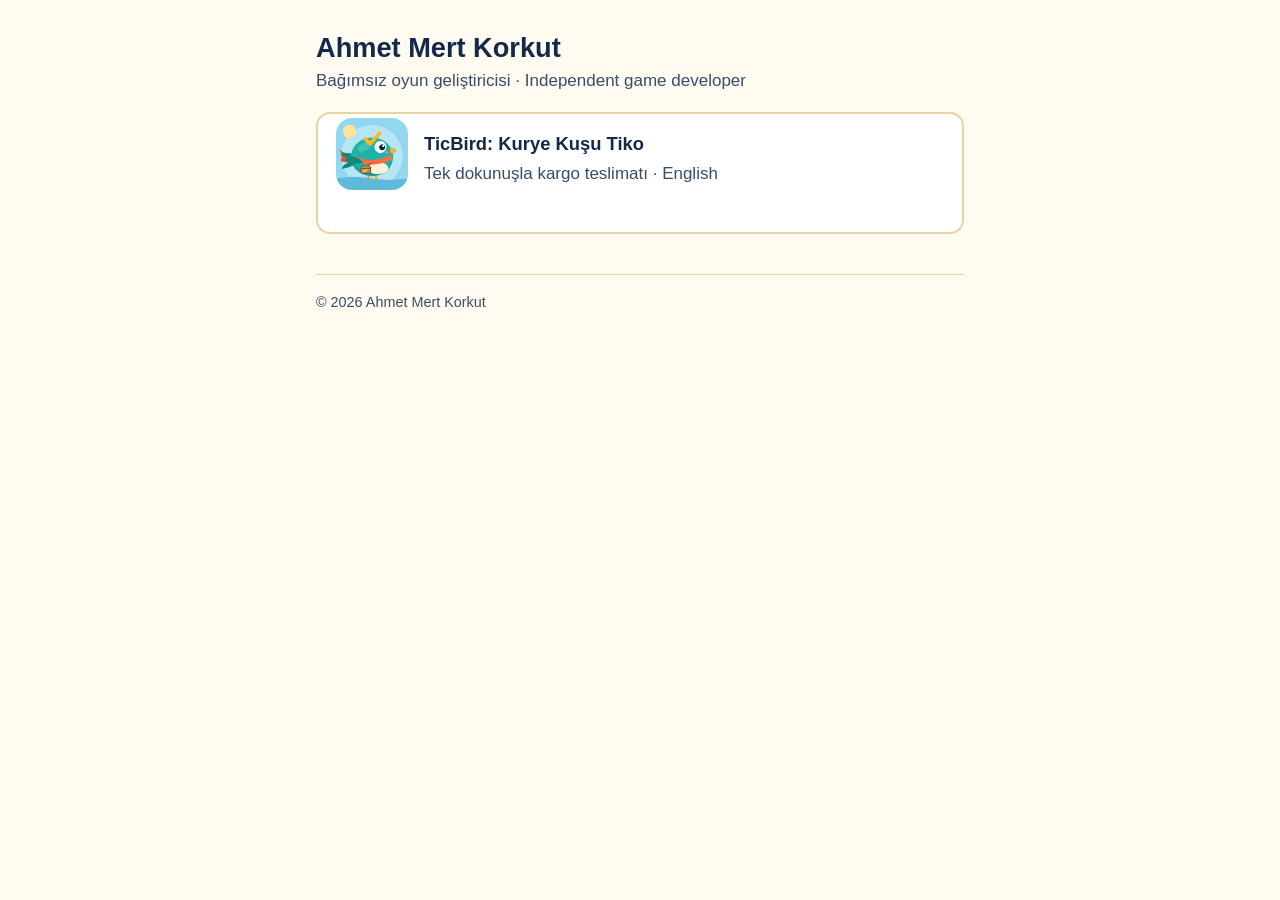
<file: index.html>
<!doctype html>
<html lang="tr">
<head>
<meta charset="utf-8">
<meta name="viewport" content="width=device-width, initial-scale=1">
<title>Ahmet Mert Korkut — Oyunlar</title>
<link rel="stylesheet" href="ticbird/stil.css">
</head>
<body>
<main>
  <h1>Ahmet Mert Korkut</h1>
  <p class="alt">Bağımsız oyun geliştiricisi · Independent game developer</p>
  <div class="panel">
    <header class="ust">
      <a href="ticbird/"><img src="ticbird/ikon.png" alt=""></a>
      <div>
        <h2 style="margin:0"><a href="ticbird/">TicBird: Kurye Kuşu Tiko</a></h2>
        <p class="alt">Tek dokunuşla kargo teslimatı · <a href="ticbird/en/">English</a></p>
      </div>
    </header>
  </div>
  <footer>© 2026 Ahmet Mert Korkut</footer>
</main>
</body>
</html>
</file>
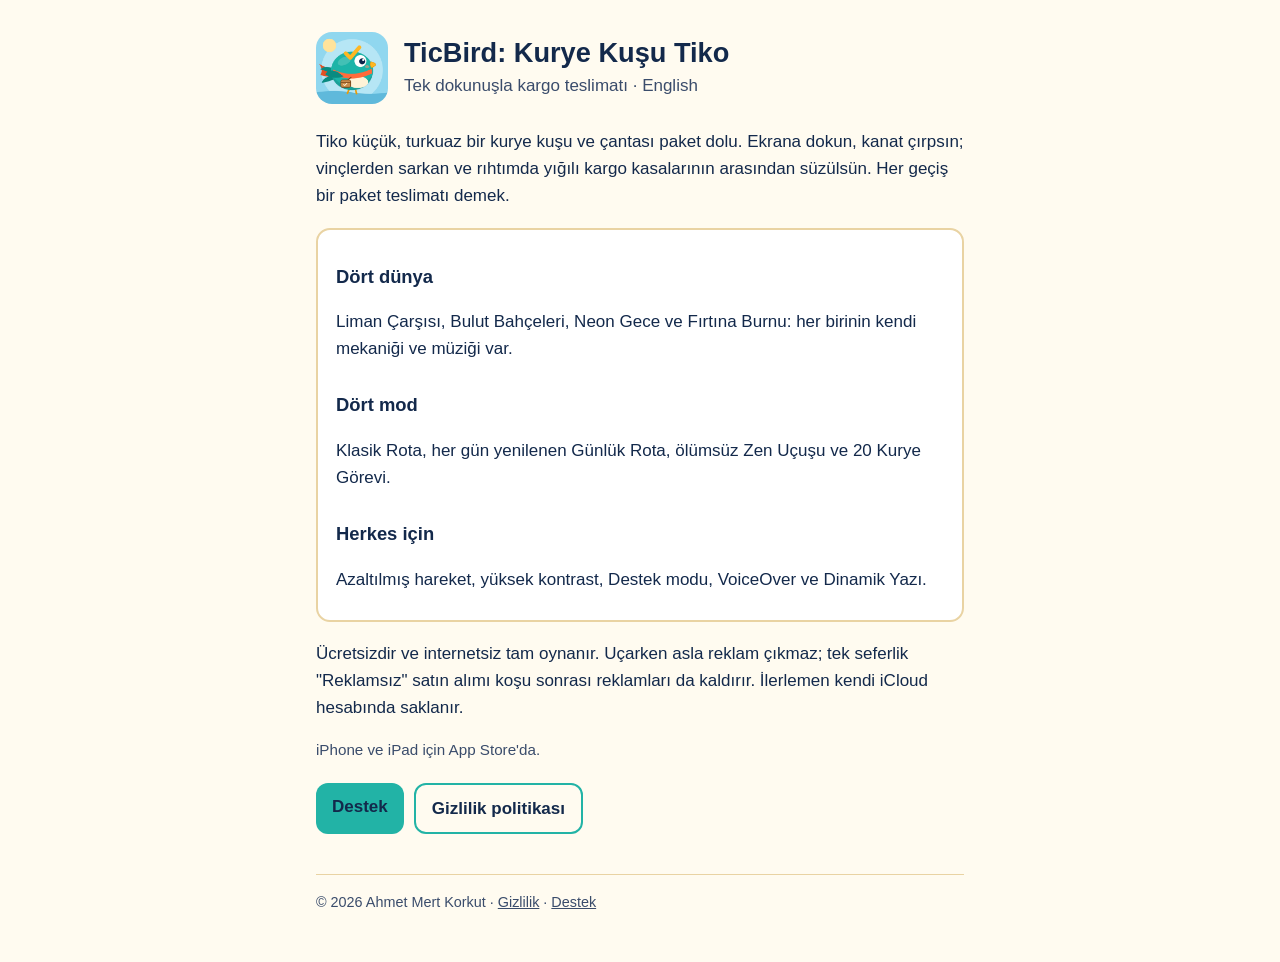
<file: ticbird/index.html>
<!doctype html>
<html lang="tr">
<head>
<meta charset="utf-8">
<meta name="viewport" content="width=device-width, initial-scale=1">
<title>TicBird: Kurye Kuşu Tiko</title>
<meta name="description" content="Tek dokunuşla uçulan, internetsiz de tam oynanan kurye kuşu oyunu. iPhone ve iPad için.">
<link rel="stylesheet" href="stil.css">
</head>
<body>
<main>
  <header class="ust">
    <img src="ikon.png" alt="TicBird simgesi">
    <div>
      <h1>TicBird: Kurye Kuşu Tiko</h1>
      <p class="alt">Tek dokunuşla kargo teslimatı · <a href="en/" lang="en">English</a></p>
    </div>
  </header>

  <p>Tiko küçük, turkuaz bir kurye kuşu ve çantası paket dolu. Ekrana dokun, kanat çırpsın; vinçlerden sarkan ve rıhtımda
  yığılı kargo kasalarının arasından süzülsün. Her geçiş bir paket teslimatı demek.</p>

  <div class="panel">
    <h2>Dört dünya</h2>
    <p>Liman Çarşısı, Bulut Bahçeleri, Neon Gece ve Fırtına Burnu: her birinin kendi mekaniği ve müziği var.</p>
    <h2>Dört mod</h2>
    <p>Klasik Rota, her gün yenilenen Günlük Rota, ölümsüz Zen Uçuşu ve 20 Kurye Görevi.</p>
    <h2>Herkes için</h2>
    <p>Azaltılmış hareket, yüksek kontrast, Destek modu, VoiceOver ve Dinamik Yazı.</p>
  </div>

  <p>Ücretsizdir ve internetsiz tam oynanır. Uçarken asla reklam çıkmaz; tek seferlik "Reklamsız" satın alımı koşu
  sonrası reklamları da kaldırır. İlerlemen kendi iCloud hesabında saklanır.</p>

  <p class="not">iPhone ve iPad için App Store'da.</p>

  <div class="dugmeler">
    <a class="dugme" href="destek/">Destek</a>
    <a class="dugme ikincil" href="gizlilik/">Gizlilik politikası</a>
  </div>

  <footer>© 2026 Ahmet Mert Korkut · <a href="gizlilik/">Gizlilik</a> · <a href="destek/">Destek</a></footer>
</main>
</body>
</html>
</file>
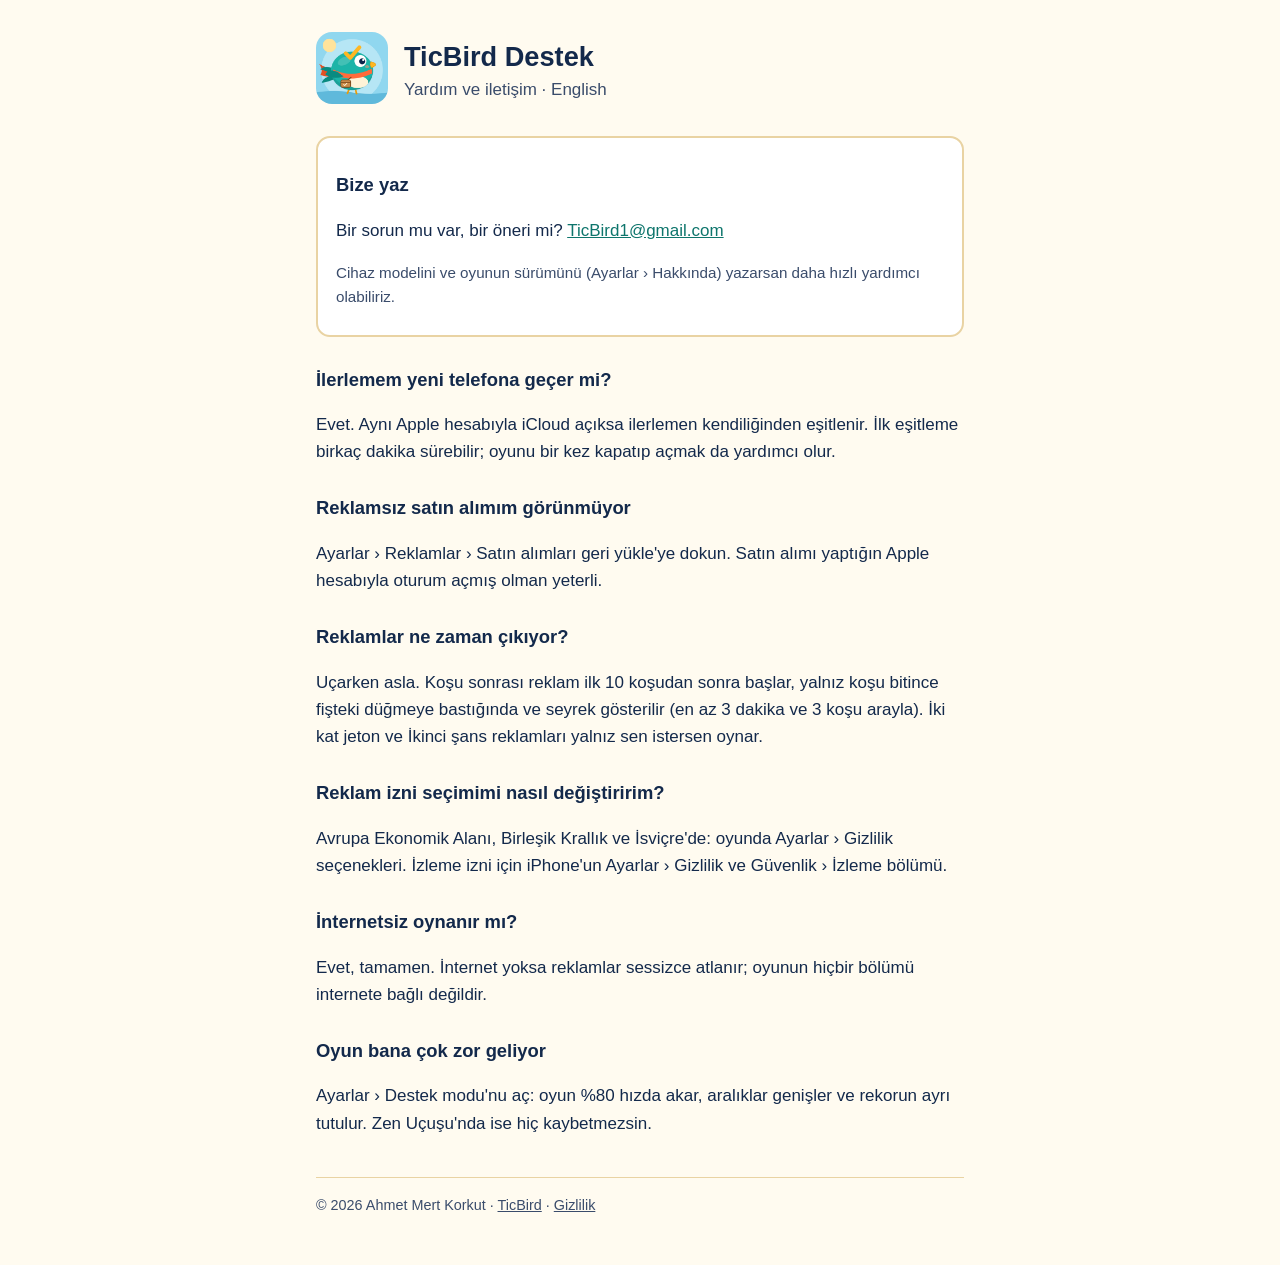
<file: ticbird/destek/index.html>
<!doctype html>
<html lang="tr">
<head>
<meta charset="utf-8">
<meta name="viewport" content="width=device-width, initial-scale=1">
<title>TicBird Destek</title>
<link rel="stylesheet" href="../stil.css">
</head>
<body>
<main>
  <header class="ust">
    <a href="../"><img src="../ikon.png" alt="TicBird"></a>
    <div>
      <h1>TicBird Destek</h1>
      <p class="alt">Yardım ve iletişim · <a href="../support/" lang="en">English</a></p>
    </div>
  </header>

  <div class="panel">
    <h2>Bize yaz</h2>
    <p>Bir sorun mu var, bir öneri mi? <a href="mailto:TicBird1@gmail.com">TicBird1@gmail.com</a></p>
    <p class="not">Cihaz modelini ve oyunun sürümünü (Ayarlar › Hakkında) yazarsan daha hızlı yardımcı olabiliriz.</p>
  </div>

  <h2>İlerlemem yeni telefona geçer mi?</h2>
  <p>Evet. Aynı Apple hesabıyla iCloud açıksa ilerlemen kendiliğinden eşitlenir. İlk eşitleme birkaç dakika sürebilir;
  oyunu bir kez kapatıp açmak da yardımcı olur.</p>

  <h2>Reklamsız satın alımım görünmüyor</h2>
  <p>Ayarlar › Reklamlar › Satın alımları geri yükle'ye dokun. Satın alımı yaptığın Apple hesabıyla oturum açmış olman
  yeterli.</p>

  <h2>Reklamlar ne zaman çıkıyor?</h2>
  <p>Uçarken asla. Koşu sonrası reklam ilk 10 koşudan sonra başlar, yalnız koşu bitince fişteki düğmeye bastığında ve
  seyrek gösterilir (en az 3 dakika ve 3 koşu arayla). İki kat jeton ve İkinci şans reklamları yalnız sen istersen oynar.</p>

  <h2>Reklam izni seçimimi nasıl değiştiririm?</h2>
  <p>Avrupa Ekonomik Alanı, Birleşik Krallık ve İsviçre'de: oyunda Ayarlar › Gizlilik seçenekleri. İzleme izni için
  iPhone'un Ayarlar › Gizlilik ve Güvenlik › İzleme bölümü.</p>

  <h2>İnternetsiz oynanır mı?</h2>
  <p>Evet, tamamen. İnternet yoksa reklamlar sessizce atlanır; oyunun hiçbir bölümü internete bağlı değildir.</p>

  <h2>Oyun bana çok zor geliyor</h2>
  <p>Ayarlar › Destek modu'nu aç: oyun %80 hızda akar, aralıklar genişler ve rekorun ayrı tutulur. Zen Uçuşu'nda ise
  hiç kaybetmezsin.</p>

  <footer>© 2026 Ahmet Mert Korkut · <a href="../">TicBird</a> · <a href="../gizlilik/">Gizlilik</a></footer>
</main>
</body>
</html>
</file>
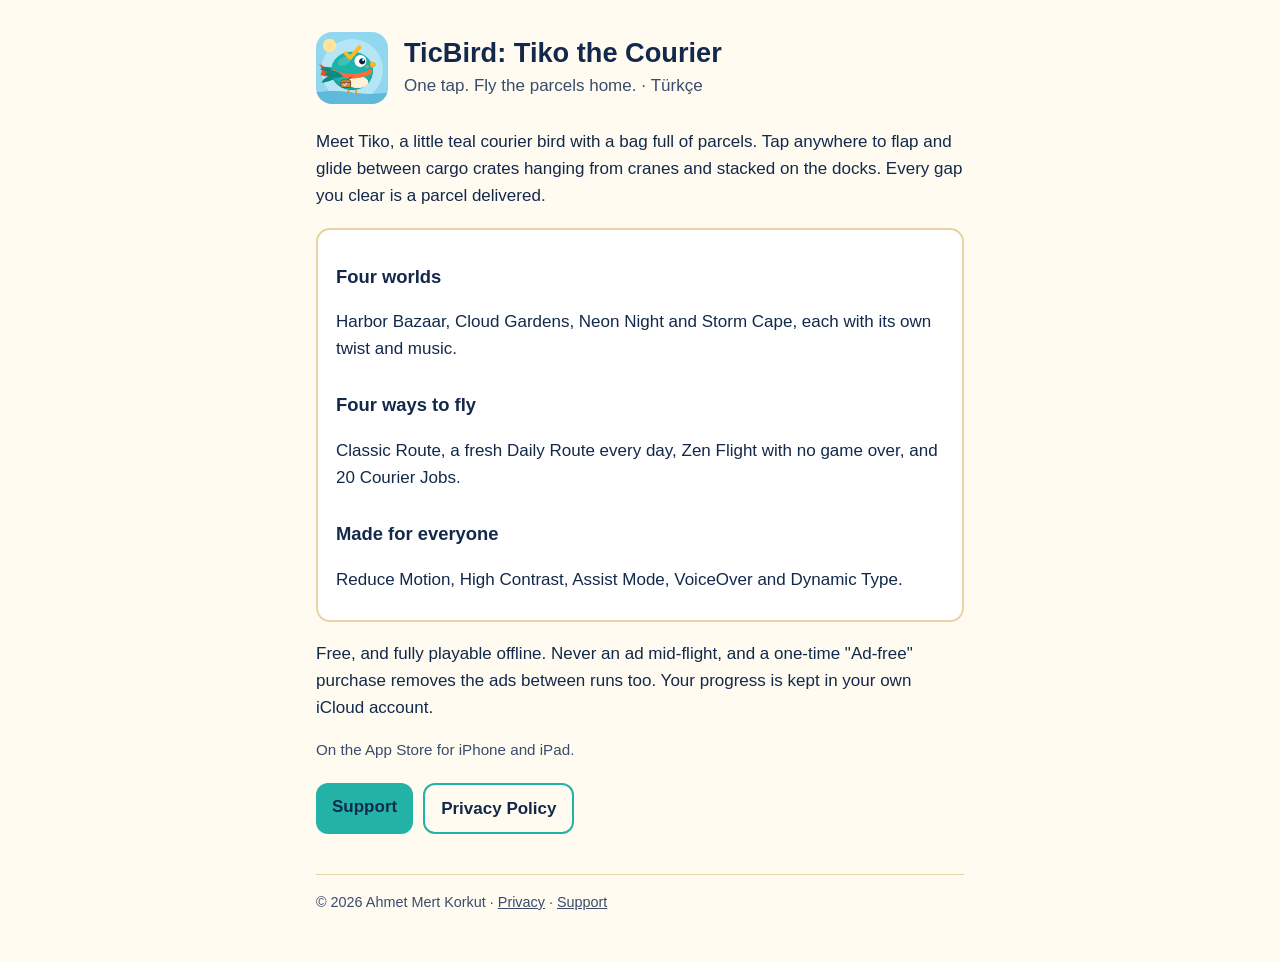
<file: ticbird/en/index.html>
<!doctype html>
<html lang="en">
<head>
<meta charset="utf-8">
<meta name="viewport" content="width=device-width, initial-scale=1">
<title>TicBird: Tiko the Courier</title>
<meta name="description" content="A one-tap courier bird game that plays fully offline. For iPhone and iPad.">
<link rel="stylesheet" href="../stil.css">
</head>
<body>
<main>
  <header class="ust">
    <img src="../ikon.png" alt="TicBird icon">
    <div>
      <h1>TicBird: Tiko the Courier</h1>
      <p class="alt">One tap. Fly the parcels home. · <a href="../" lang="tr">Türkçe</a></p>
    </div>
  </header>

  <p>Meet Tiko, a little teal courier bird with a bag full of parcels. Tap anywhere to flap and glide between cargo crates
  hanging from cranes and stacked on the docks. Every gap you clear is a parcel delivered.</p>

  <div class="panel">
    <h2>Four worlds</h2>
    <p>Harbor Bazaar, Cloud Gardens, Neon Night and Storm Cape, each with its own twist and music.</p>
    <h2>Four ways to fly</h2>
    <p>Classic Route, a fresh Daily Route every day, Zen Flight with no game over, and 20 Courier Jobs.</p>
    <h2>Made for everyone</h2>
    <p>Reduce Motion, High Contrast, Assist Mode, VoiceOver and Dynamic Type.</p>
  </div>

  <p>Free, and fully playable offline. Never an ad mid-flight, and a one-time "Ad-free" purchase removes the ads between
  runs too. Your progress is kept in your own iCloud account.</p>

  <p class="not">On the App Store for iPhone and iPad.</p>

  <div class="dugmeler">
    <a class="dugme" href="../support/">Support</a>
    <a class="dugme ikincil" href="../privacy/">Privacy Policy</a>
  </div>

  <footer>© 2026 Ahmet Mert Korkut · <a href="../privacy/">Privacy</a> · <a href="../support/">Support</a></footer>
</main>
</body>
</html>
</file>
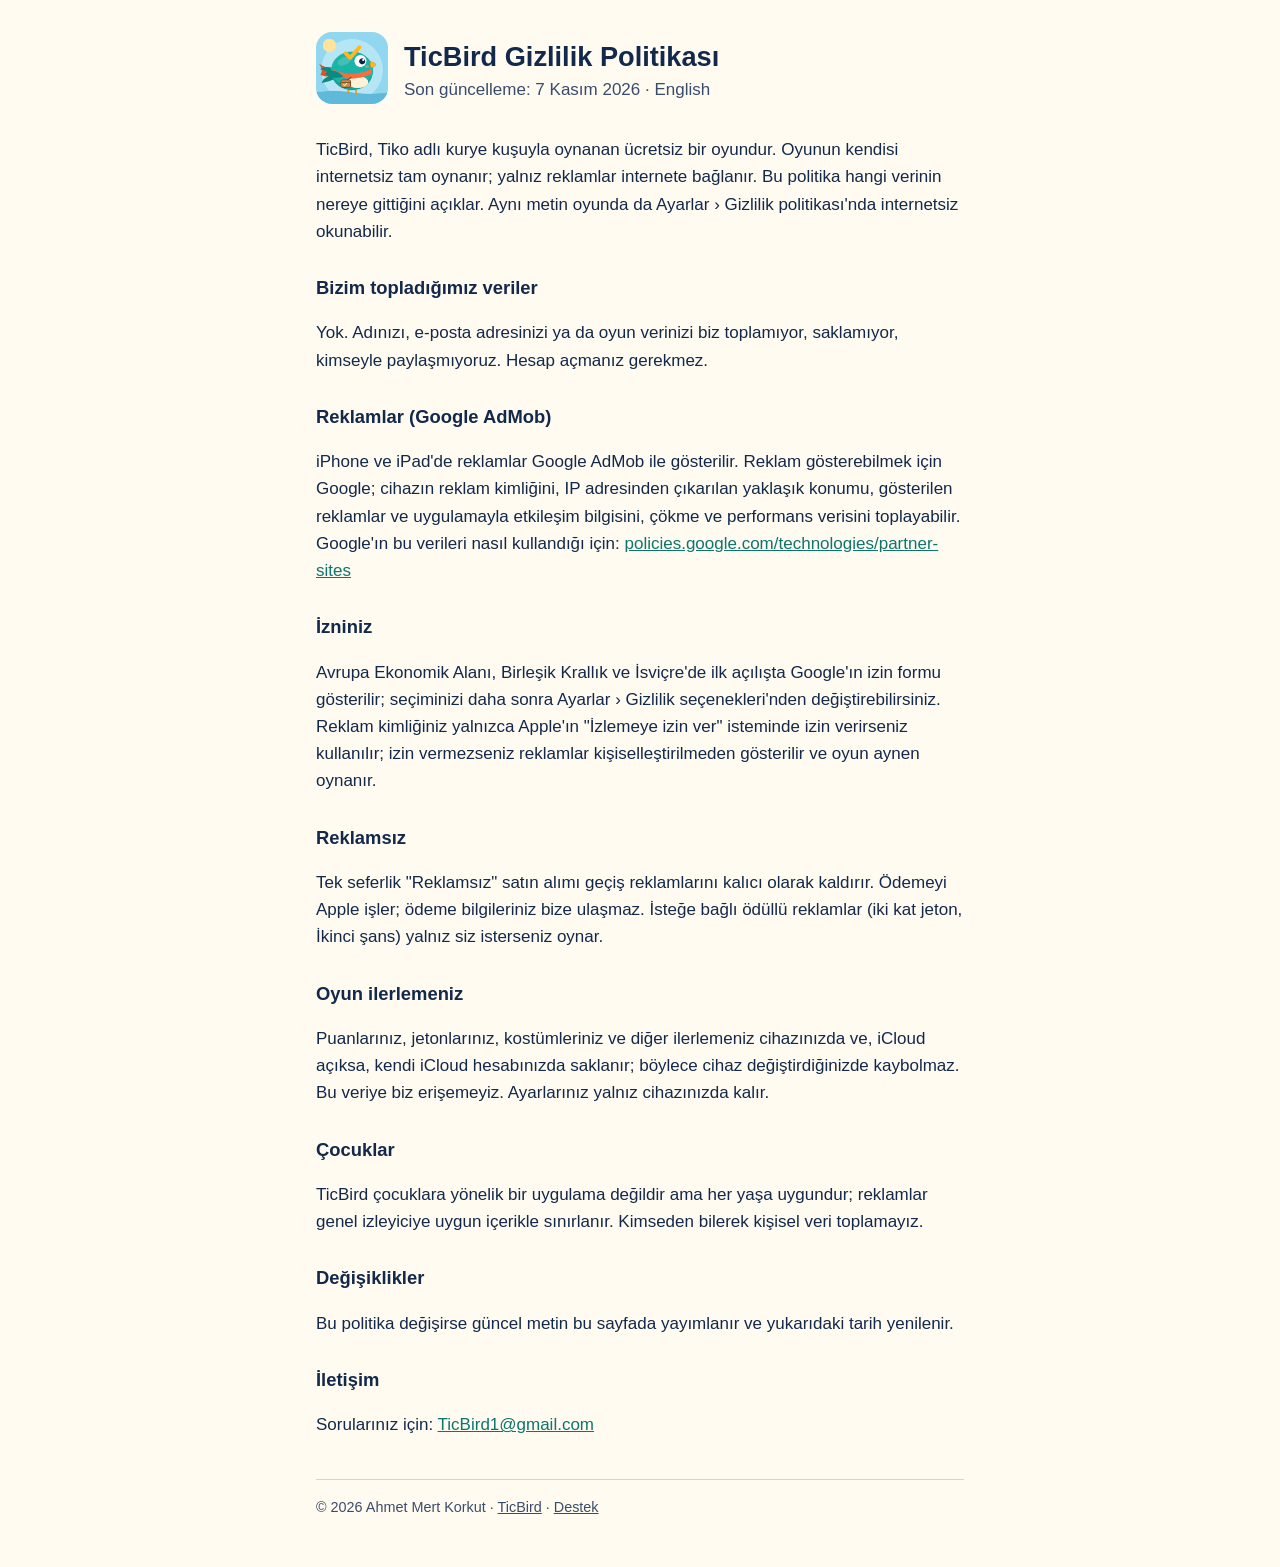
<file: ticbird/gizlilik/index.html>
<!doctype html>
<html lang="tr">
<head>
<meta charset="utf-8">
<meta name="viewport" content="width=device-width, initial-scale=1">
<title>TicBird Gizlilik Politikası</title>
<link rel="stylesheet" href="../stil.css">
</head>
<body>
<main>
  <header class="ust">
    <a href="../"><img src="../ikon.png" alt="TicBird"></a>
    <div>
      <h1>TicBird Gizlilik Politikası</h1>
      <p class="alt">Son güncelleme: 7 Kasım 2026 · <a href="../privacy/" lang="en">English</a></p>
    </div>
  </header>

  <p>TicBird, Tiko adlı kurye kuşuyla oynanan ücretsiz bir oyundur. Oyunun kendisi internetsiz tam oynanır; yalnız
  reklamlar internete bağlanır. Bu politika hangi verinin nereye gittiğini açıklar. Aynı metin oyunda da Ayarlar ›
  Gizlilik politikası'nda internetsiz okunabilir.</p>

  <h2>Bizim topladığımız veriler</h2>
  <p>Yok. Adınızı, e-posta adresinizi ya da oyun verinizi biz toplamıyor, saklamıyor, kimseyle paylaşmıyoruz. Hesap
  açmanız gerekmez.</p>

  <h2>Reklamlar (Google AdMob)</h2>
  <p>iPhone ve iPad'de reklamlar Google AdMob ile gösterilir. Reklam gösterebilmek için Google; cihazın reklam kimliğini,
  IP adresinden çıkarılan yaklaşık konumu, gösterilen reklamlar ve uygulamayla etkileşim bilgisini, çökme ve performans
  verisini toplayabilir. Google'ın bu verileri nasıl kullandığı için:
  <a href="https://policies.google.com/technologies/partner-sites">policies.google.com/technologies/partner-sites</a></p>

  <h2>İzniniz</h2>
  <p>Avrupa Ekonomik Alanı, Birleşik Krallık ve İsviçre'de ilk açılışta Google'ın izin formu gösterilir; seçiminizi daha
  sonra Ayarlar › Gizlilik seçenekleri'nden değiştirebilirsiniz. Reklam kimliğiniz yalnızca Apple'ın "İzlemeye izin ver"
  isteminde izin verirseniz kullanılır; izin vermezseniz reklamlar kişiselleştirilmeden gösterilir ve oyun aynen oynanır.</p>

  <h2>Reklamsız</h2>
  <p>Tek seferlik "Reklamsız" satın alımı geçiş reklamlarını kalıcı olarak kaldırır. Ödemeyi Apple işler; ödeme
  bilgileriniz bize ulaşmaz. İsteğe bağlı ödüllü reklamlar (iki kat jeton, İkinci şans) yalnız siz isterseniz oynar.</p>

  <h2>Oyun ilerlemeniz</h2>
  <p>Puanlarınız, jetonlarınız, kostümleriniz ve diğer ilerlemeniz cihazınızda ve, iCloud açıksa, kendi iCloud hesabınızda
  saklanır; böylece cihaz değiştirdiğinizde kaybolmaz. Bu veriye biz erişemeyiz. Ayarlarınız yalnız cihazınızda kalır.</p>

  <h2>Çocuklar</h2>
  <p>TicBird çocuklara yönelik bir uygulama değildir ama her yaşa uygundur; reklamlar genel izleyiciye uygun içerikle
  sınırlanır. Kimseden bilerek kişisel veri toplamayız.</p>

  <h2>Değişiklikler</h2>
  <p>Bu politika değişirse güncel metin bu sayfada yayımlanır ve yukarıdaki tarih yenilenir.</p>

  <h2>İletişim</h2>
  <p>Sorularınız için: <a href="mailto:TicBird1@gmail.com">TicBird1@gmail.com</a></p>

  <footer>© 2026 Ahmet Mert Korkut · <a href="../">TicBird</a> · <a href="../destek/">Destek</a></footer>
</main>
</body>
</html>
</file>
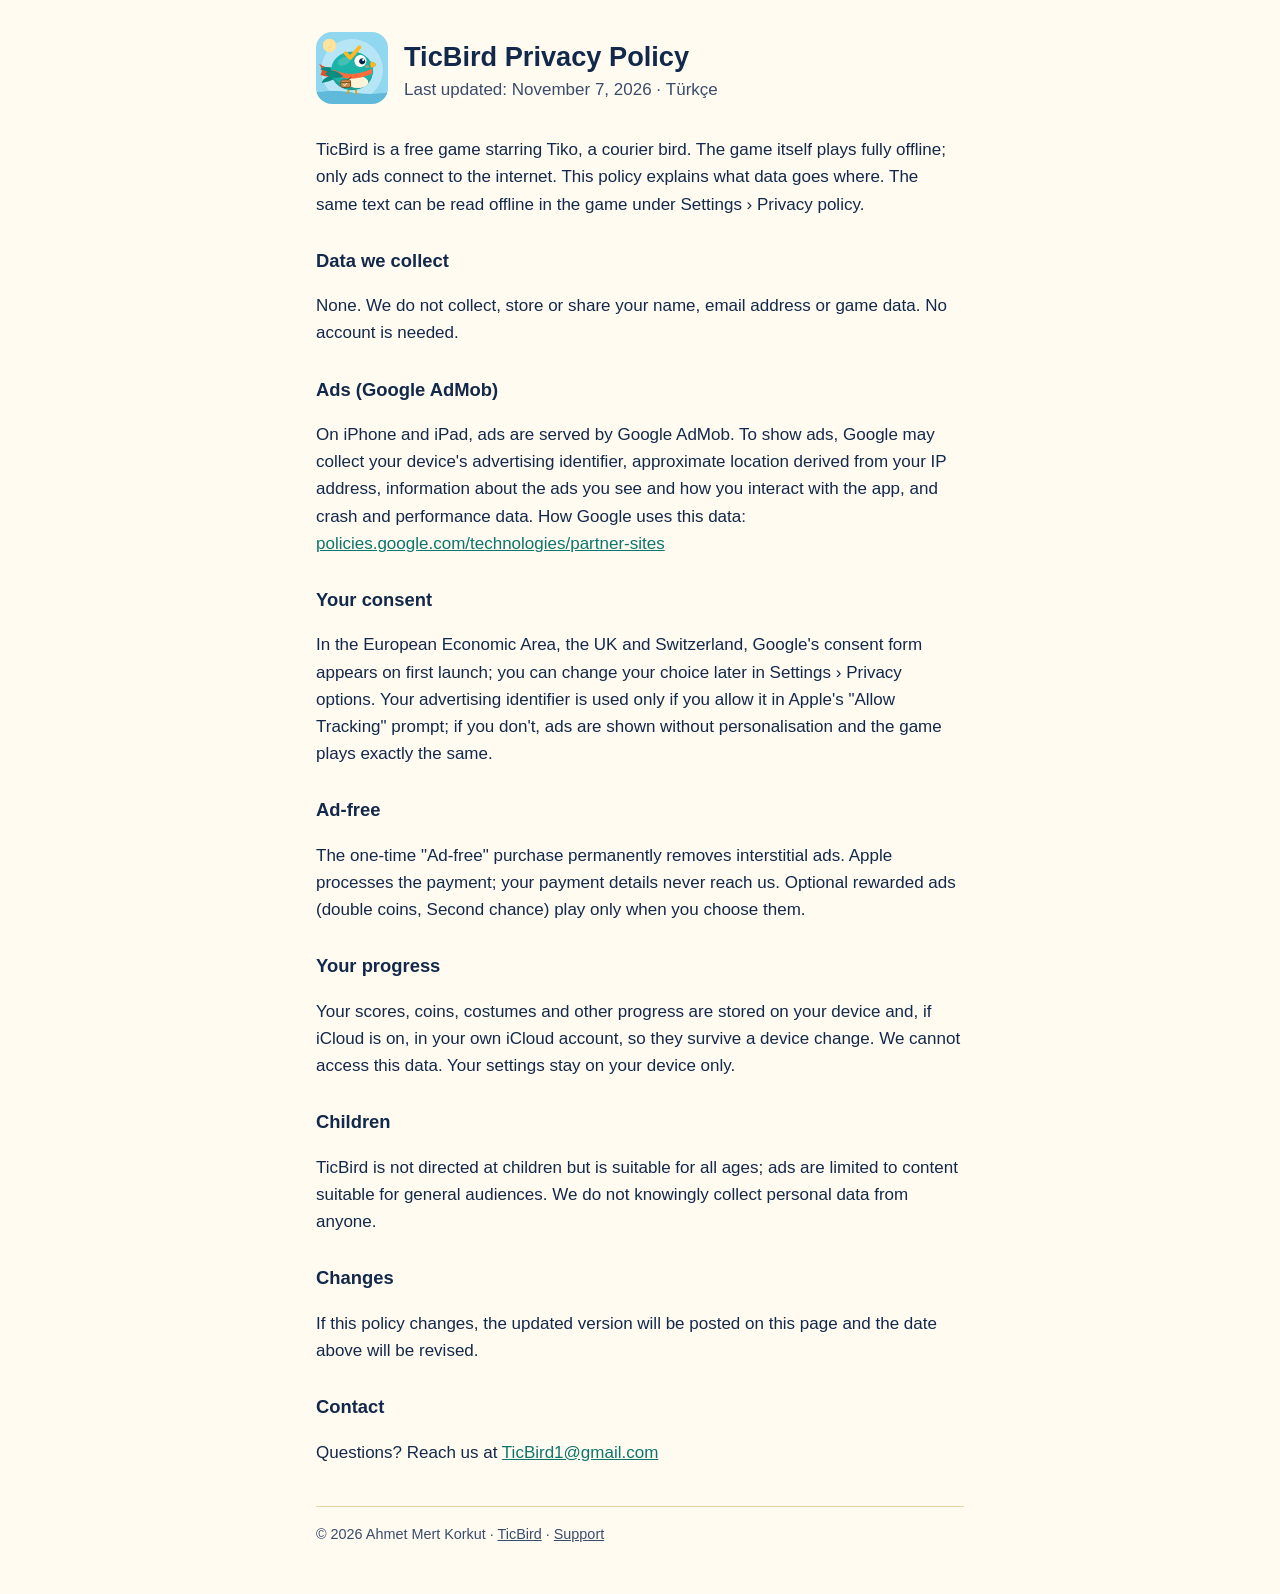
<file: ticbird/privacy/index.html>
<!doctype html>
<html lang="en">
<head>
<meta charset="utf-8">
<meta name="viewport" content="width=device-width, initial-scale=1">
<title>TicBird Privacy Policy</title>
<link rel="stylesheet" href="../stil.css">
</head>
<body>
<main>
  <header class="ust">
    <a href="../en/"><img src="../ikon.png" alt="TicBird"></a>
    <div>
      <h1>TicBird Privacy Policy</h1>
      <p class="alt">Last updated: November 7, 2026 · <a href="../gizlilik/" lang="tr">Türkçe</a></p>
    </div>
  </header>

  <p>TicBird is a free game starring Tiko, a courier bird. The game itself plays fully offline; only ads connect to the
  internet. This policy explains what data goes where. The same text can be read offline in the game under Settings ›
  Privacy policy.</p>

  <h2>Data we collect</h2>
  <p>None. We do not collect, store or share your name, email address or game data. No account is needed.</p>

  <h2>Ads (Google AdMob)</h2>
  <p>On iPhone and iPad, ads are served by Google AdMob. To show ads, Google may collect your device's advertising
  identifier, approximate location derived from your IP address, information about the ads you see and how you interact
  with the app, and crash and performance data. How Google uses this data:
  <a href="https://policies.google.com/technologies/partner-sites">policies.google.com/technologies/partner-sites</a></p>

  <h2>Your consent</h2>
  <p>In the European Economic Area, the UK and Switzerland, Google's consent form appears on first launch; you can change
  your choice later in Settings › Privacy options. Your advertising identifier is used only if you allow it in Apple's
  "Allow Tracking" prompt; if you don't, ads are shown without personalisation and the game plays exactly the same.</p>

  <h2>Ad-free</h2>
  <p>The one-time "Ad-free" purchase permanently removes interstitial ads. Apple processes the payment; your payment
  details never reach us. Optional rewarded ads (double coins, Second chance) play only when you choose them.</p>

  <h2>Your progress</h2>
  <p>Your scores, coins, costumes and other progress are stored on your device and, if iCloud is on, in your own iCloud
  account, so they survive a device change. We cannot access this data. Your settings stay on your device only.</p>

  <h2>Children</h2>
  <p>TicBird is not directed at children but is suitable for all ages; ads are limited to content suitable for general
  audiences. We do not knowingly collect personal data from anyone.</p>

  <h2>Changes</h2>
  <p>If this policy changes, the updated version will be posted on this page and the date above will be revised.</p>

  <h2>Contact</h2>
  <p>Questions? Reach us at <a href="mailto:TicBird1@gmail.com">TicBird1@gmail.com</a></p>

  <footer>© 2026 Ahmet Mert Korkut · <a href="../en/">TicBird</a> · <a href="../support/">Support</a></footer>
</main>
</body>
</html>
</file>
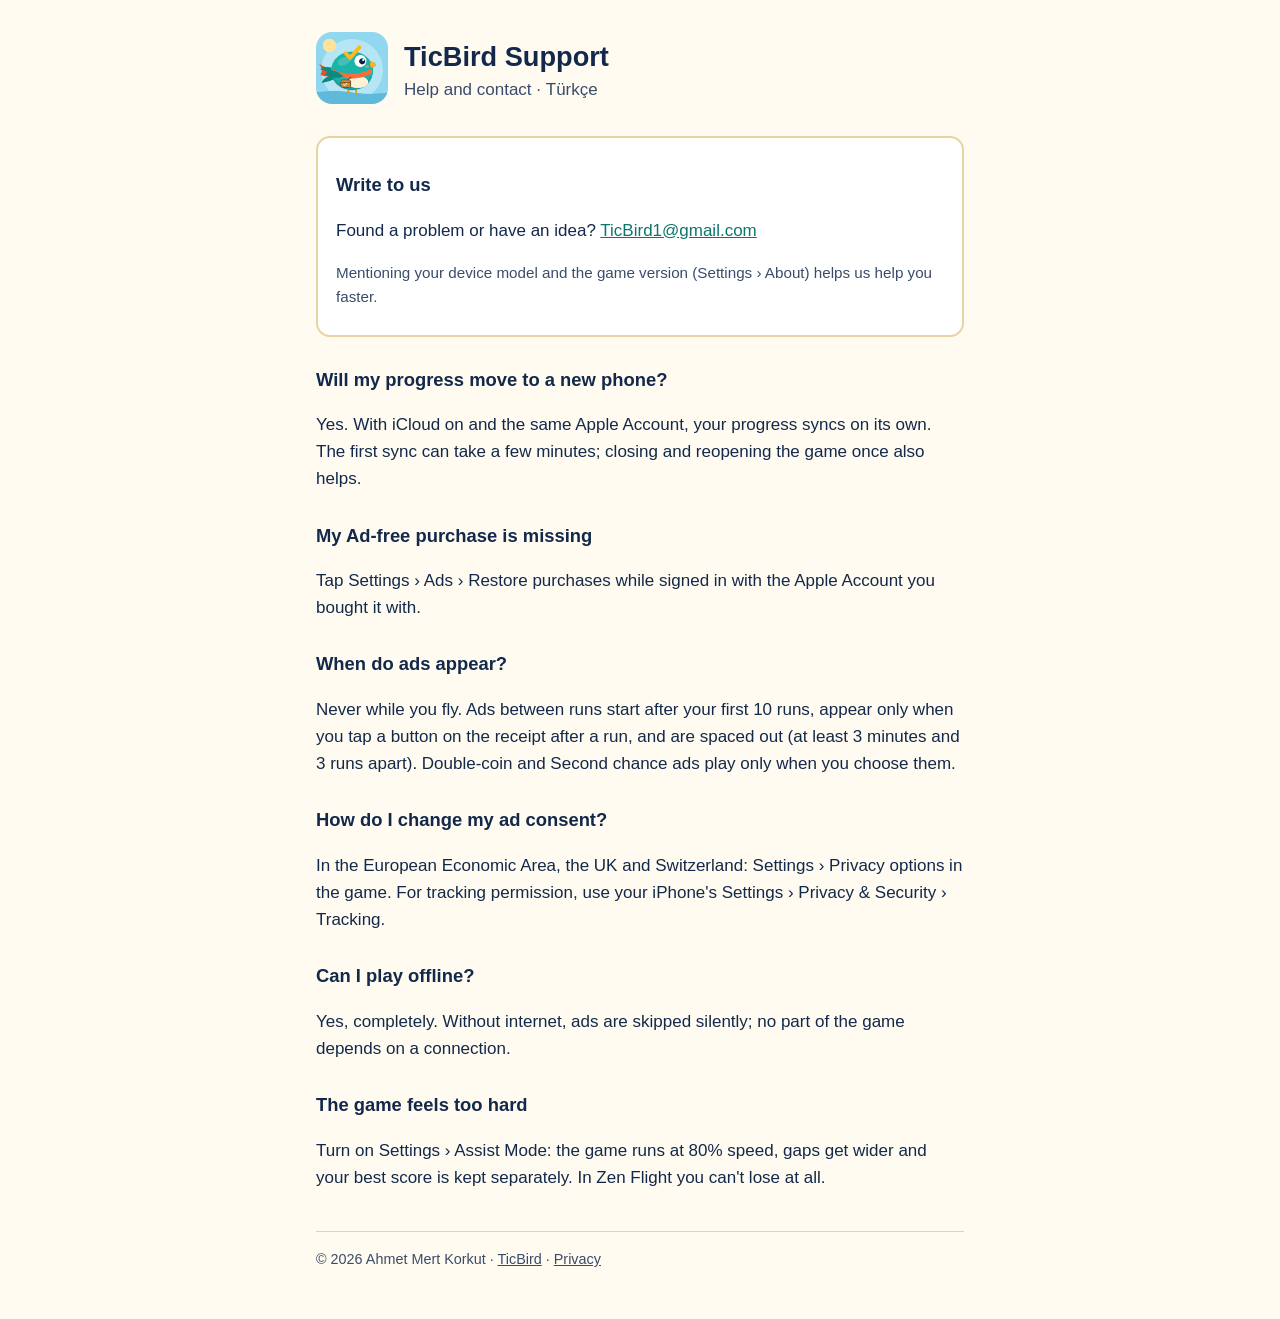
<file: ticbird/support/index.html>
<!doctype html>
<html lang="en">
<head>
<meta charset="utf-8">
<meta name="viewport" content="width=device-width, initial-scale=1">
<title>TicBird Support</title>
<link rel="stylesheet" href="../stil.css">
</head>
<body>
<main>
  <header class="ust">
    <a href="../en/"><img src="../ikon.png" alt="TicBird"></a>
    <div>
      <h1>TicBird Support</h1>
      <p class="alt">Help and contact · <a href="../destek/" lang="tr">Türkçe</a></p>
    </div>
  </header>

  <div class="panel">
    <h2>Write to us</h2>
    <p>Found a problem or have an idea? <a href="mailto:TicBird1@gmail.com">TicBird1@gmail.com</a></p>
    <p class="not">Mentioning your device model and the game version (Settings › About) helps us help you faster.</p>
  </div>

  <h2>Will my progress move to a new phone?</h2>
  <p>Yes. With iCloud on and the same Apple Account, your progress syncs on its own. The first sync can take a few
  minutes; closing and reopening the game once also helps.</p>

  <h2>My Ad-free purchase is missing</h2>
  <p>Tap Settings › Ads › Restore purchases while signed in with the Apple Account you bought it with.</p>

  <h2>When do ads appear?</h2>
  <p>Never while you fly. Ads between runs start after your first 10 runs, appear only when you tap a button on the
  receipt after a run, and are spaced out (at least 3 minutes and 3 runs apart). Double-coin and Second chance ads play
  only when you choose them.</p>

  <h2>How do I change my ad consent?</h2>
  <p>In the European Economic Area, the UK and Switzerland: Settings › Privacy options in the game. For tracking
  permission, use your iPhone's Settings › Privacy &amp; Security › Tracking.</p>

  <h2>Can I play offline?</h2>
  <p>Yes, completely. Without internet, ads are skipped silently; no part of the game depends on a connection.</p>

  <h2>The game feels too hard</h2>
  <p>Turn on Settings › Assist Mode: the game runs at 80% speed, gaps get wider and your best score is kept separately.
  In Zen Flight you can't lose at all.</p>

  <footer>© 2026 Ahmet Mert Korkut · <a href="../en/">TicBird</a> · <a href="../privacy/">Privacy</a></footer>
</main>
</body>
</html>
</file>
<file: ticbird/stil.css>
/* TicBird sitesi: oyunun paletinden (App/UI/Palette.swift). Yazı tipi sistemin; piksel yazı tipi yok. */
:root {
  --kagit: #FFFBF0; --murekkep: #13294B; --murekkep2: #3A4C6B; --turkuaz: #0E756C; --turkuaz-acik: #22B3A6;
  --mercan: #C24117; --kum: #E9D3A3; --panel: #FFFFFF;
  color-scheme: light dark;
}
@media (prefers-color-scheme: dark) {
  :root { --kagit: #0F1C33; --murekkep: #F4EFE2; --murekkep2: #C7CFDD; --turkuaz: #5FD3C7; --turkuaz-acik: #22B3A6;
          --mercan: #FF8A63; --kum: #3A4C6B; --panel: #16264A; }
}
* { box-sizing: border-box; }
body {
  margin: 0; background: var(--kagit); color: var(--murekkep);
  font: 17px/1.6 -apple-system, BlinkMacSystemFont, "Segoe UI", Roboto, Helvetica, Arial, sans-serif;
}
main { max-width: 680px; margin: 0 auto; padding: 32px 16px 48px; }
header.ust { display: flex; align-items: center; gap: 16px; margin-bottom: 24px; }
header.ust img { width: 72px; height: 72px; border-radius: 16px; }
header.ust a { color: inherit; text-decoration: none; }
h1 { font-size: 1.7rem; line-height: 1.2; margin: 0; }
.alt { color: var(--murekkep2); margin: 2px 0 0; }
h2 { font-size: 1.15rem; margin: 28px 0 6px; }
p, li { color: var(--murekkep); }
a { color: var(--turkuaz); }
.panel { background: var(--panel); border: 2px solid var(--kum); border-radius: 14px; padding: 4px 18px 10px; margin: 18px 0; }
.dugmeler { display: flex; flex-wrap: wrap; gap: 10px; margin: 20px 0; }
.dugme { display: inline-block; padding: 10px 16px; border-radius: 12px; background: var(--turkuaz-acik); color: #13294B;
         font-weight: 600; text-decoration: none; }
.dugme.ikincil { background: transparent; border: 2px solid var(--turkuaz-acik); color: var(--murekkep); }
.not { color: var(--murekkep2); font-size: 0.95rem; }
footer { margin-top: 40px; padding-top: 16px; border-top: 1px solid var(--kum); color: var(--murekkep2); font-size: 0.9rem; }
footer a { color: var(--murekkep2); }
</file>
